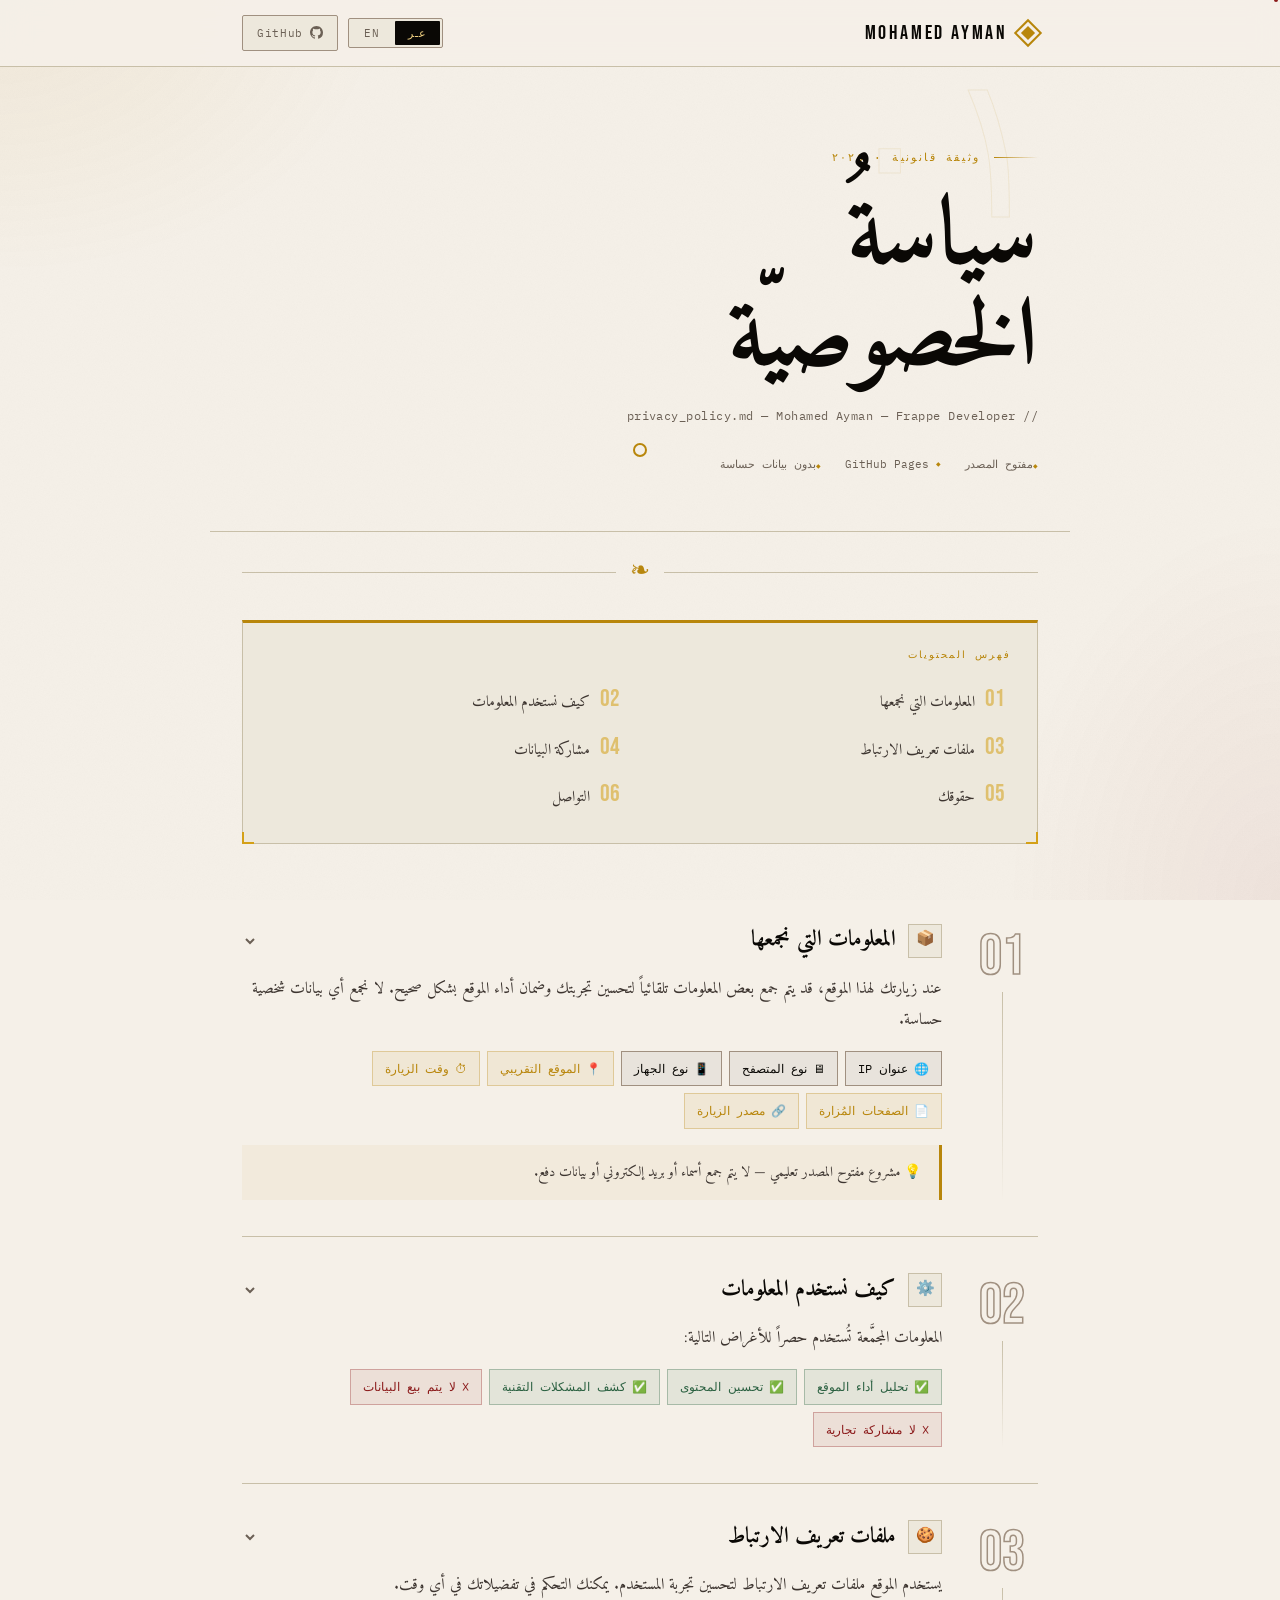
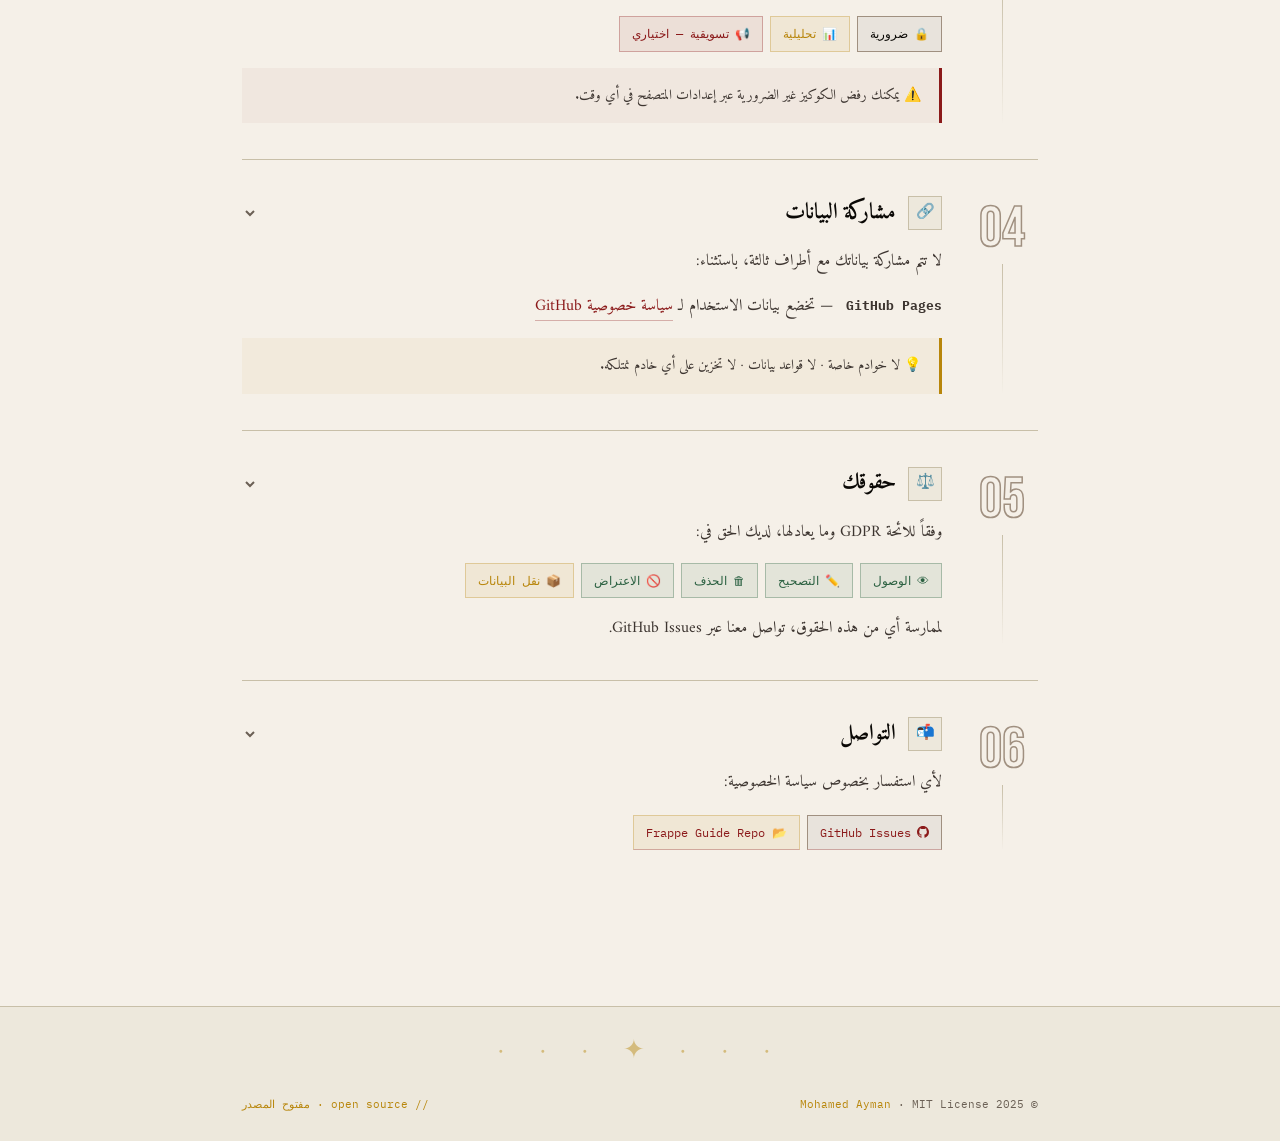
<file: policy/policy.html>
<!DOCTYPE html>
<html lang="ar" dir="rtl">
<head>
  <meta charset="UTF-8" />
  <meta name="viewport" content="width=device-width, initial-scale=1.0" />
  <title>سياسة الخصوصية — Mohamed Ayman</title>
  <meta name="description" content="سياسة الخصوصية — Mohamed Ayman" />
  <meta name="keywords" content="سياسة الخصوصية, Mohamed Ayman" />
  <meta name="author" content="Mohamed Ayman" />
  <meta name="robots" content="index, follow" />
  <meta name="theme-color" content="#0a0805" />
  <meta name="twitter:card" content="summary_large_image" />
      <meta name="twitter:title" content="سياسة الخصوصية — Mohamed Ayman" />
  <meta name="twitter:description" content="سياسة الخصوصية — Mohamed Ayman" />
  <meta property="og:type" content="website" />
  <meta property="og:title" content="سياسة الخصوصية — Mohamed Ayman" />
  <meta property="og:description" content="سياسة الخصوصية — Mohamed Ayman" />
  <meta property="og:image" content="/og.jpg" />
  <link rel="icon" type="image/x-icon" href="Till bunny icon.ico" />
  <link rel="preconnect" href="https://fonts.googleapis.com" />
  <link href="https://fonts.googleapis.com/css2?family=Amiri:ital,wght@0,400;0,700;1,400&family=Bebas+Neue&family=IBM+Plex+Mono:wght@400;500;600&family=Playfair+Display:ital,wght@0,700;1,900&display=swap" rel="stylesheet" />
  <style>
    :root {
      --ink:        #0a0805;
      --paper:      #f5f0e8;
      --paper2:     #ede8dc;
      --paper3:     #e2ddd0;
      --gold:       #b8860b;
      --gold-light: #d4a017;
      --gold-pale:  #f0d080;
      --crimson:    #8b1a1a;
      --muted:      #6b6055;
      --border:     #c8bfa8;
      --border-dark:#a09080;
      --text:       #1a1510;
      --text2:      #3d3530;
    }

    *, *::before, *::after { box-sizing: border-box; margin: 0; padding: 0; }
    html { scroll-behavior: smooth; }

    /* ── Custom cursor ── */
    * { cursor: none !important; }
    #cur {
      position: fixed; z-index: 9999; pointer-events: none;
      width: 14px; height: 14px;
      border: 2px solid var(--gold);
      border-radius: 50%;
      transform: translate(-50%,-50%);
      transition: transform .15s, border-color .2s;
    }
    #cur.h { transform: translate(-50%,-50%) scale(2.2); border-color: var(--crimson); opacity: .5; }
    #cur-dot {
      position: fixed; z-index: 9999; pointer-events: none;
      width: 4px; height: 4px;
      background: var(--crimson);
      border-radius: 50%;
      transform: translate(-50%,-50%);
    }

    body {
      background: var(--paper);
      color: var(--text);
      font-family: 'Amiri', serif;
      font-size: 17px; line-height: 1.9;
      min-height: 100vh;
      overflow-x: hidden;
    }

    /* Paper noise */
    body::before {
      content: '';
      position: fixed; inset: 0; z-index: 0; pointer-events: none;
      background-image: url("data:image/svg+xml,%3Csvg xmlns='http://www.w3.org/2000/svg' width='200' height='200'%3E%3Cfilter id='f'%3E%3CfeTurbulence type='fractalNoise' baseFrequency='0.85' numOctaves='4' stitchTiles='stitch'/%3E%3CfeColorMatrix type='saturate' values='0'/%3E%3C/filter%3E%3Crect width='200' height='200' filter='url(%23f)' opacity='.035'/%3E%3C/svg%3E");
      opacity: 1;
    }

    /* Ambient glow */
    body::after {
      content: ''; position: fixed; inset: 0; z-index: 0; pointer-events: none;
      background:
        radial-gradient(ellipse 700px 500px at 0% 0%,   rgba(184,134,11,.07) 0%, transparent 55%),
        radial-gradient(ellipse 500px 700px at 100% 100%, rgba(139,26,26,.06) 0%, transparent 55%);
    }

    /* Progress */
    #prog {
      position: fixed; top: 0; left: 0; z-index: 200;
      height: 2px; width: 0%;
      background: linear-gradient(90deg, var(--crimson), var(--gold-light));
      transition: width .1s linear;
    }

    /* ════════ HEADER ════════ */
    header {
      position: sticky; top: 0; z-index: 100;
      background: rgba(245,240,232,.94);
      backdrop-filter: blur(14px);
      border-bottom: 1px solid var(--border);
      padding: 14px 0;
    }
    .h-in {
      max-width: 860px; margin: 0 auto; padding: 0 32px;
      display: flex; align-items: center; justify-content: space-between;
    }
    .logo {
      font-family: 'Bebas Neue', sans-serif;
      font-size: 20px; letter-spacing: .14em;
      color: var(--ink); text-decoration: none;
      display: flex; align-items: center; gap: 10px;
    }
    .logo-gem {
      width: 20px; height: 20px;
      border: 2px solid var(--gold);
      transform: rotate(45deg);
      position: relative; flex-shrink: 0;
    }
    .logo-gem::after {
      content: ''; position: absolute; inset: 3px;
      background: var(--gold);
    }
    .h-r { display: flex; align-items: center; gap: 10px; }

    .lt {
      display: flex; gap: 2px;
      border: 1px solid var(--border-dark);
      border-radius: 2px; padding: 2px;
      background: var(--paper2);
    }
    .lb {
      padding: 5px 13px; border-radius: 1px;
      font-family: 'IBM Plex Mono', monospace;
      font-size: 11px; letter-spacing: .1em;
      border: none; background: transparent;
      color: var(--muted); transition: all .2s;
    }
    .lb.active { background: var(--ink); color: var(--gold-pale); }

    .gh {
      display: flex; align-items: center; gap: 7px;
      padding: 7px 14px;
      border: 1px solid var(--border-dark);
      border-radius: 2px; background: var(--paper2);
      color: var(--muted); text-decoration: none;
      font-family: 'IBM Plex Mono', monospace;
      font-size: 11px; letter-spacing: .06em;
      transition: all .2s;
    }
    .gh:hover { background: var(--ink); color: var(--gold-pale); border-color: var(--ink); }

    /* ════════ HERO ════════ */
    .hero {
      position: relative; z-index: 1;
      max-width: 860px; margin: 0 auto;
      padding: 80px 32px 56px;
      border-bottom: 1px solid var(--border);
      overflow: hidden;
    }
    .hero-ghost {
      position: absolute; top: -10px;
      font-family: 'Bebas Neue', sans-serif;
      font-size: 200px; line-height: 1;
      color: transparent;
      -webkit-text-stroke: 1px rgba(184,134,11,.1);
      pointer-events: none; user-select: none;
      letter-spacing: -.01em;
    }
    [dir="rtl"] .hero-ghost { right: 24px; }
    [dir="ltr"] .hero-ghost { left: 24px; }

    .eyebrow {
      display: flex; align-items: center; gap: 14px;
      margin-bottom: 22px;
    }
    .e-line {
      height: 1px; width: 44px;
      background: linear-gradient(90deg, var(--gold), transparent);
    }
    [dir="ltr"] .e-line { background: linear-gradient(270deg, var(--gold), transparent); }
    .e-label {
      font-family: 'IBM Plex Mono', monospace;
      font-size: 11px; letter-spacing: .2em;
      color: var(--gold); text-transform: uppercase;
    }

    .title-ar {
      font-family: 'Amiri', serif; font-weight: 700;
      font-size: clamp(52px, 8vw, 96px);
      line-height: 1.05; color: var(--ink);
      position: relative;
    }
    .title-ar:hover { animation: glitch .4s steps(2) 1; }
    @keyframes glitch {
      0%   { text-shadow: -3px 0 var(--crimson), 3px 0 var(--gold); }
      30%  { text-shadow: 3px 0 var(--crimson), -3px 0 var(--gold); clip-path: inset(20% 0 50% 0); }
      60%  { text-shadow: -2px 0 var(--gold), 2px 0 var(--crimson); clip-path: inset(60% 0 15% 0); }
      100% { text-shadow: none; clip-path: none; }
    }

    .title-en {
      font-family: 'Playfair Display', serif; font-weight: 700;
      font-size: clamp(44px, 7vw, 82px);
      line-height: 1.05; color: var(--ink);
    }
    .title-en em { font-style: italic; color: var(--crimson); }

    .hero-sub {
      font-family: 'IBM Plex Mono', monospace;
      font-size: 12px; color: var(--muted);
      letter-spacing: .04em; margin: 14px 0 26px;
    }
    .hero-meta {
      display: flex; gap: 24px; flex-wrap: wrap;
      font-family: 'IBM Plex Mono', monospace;
      font-size: 11px; color: var(--muted);
    }
    .hm { display: flex; align-items: center; gap: 7px; }
    .hm::before { content: '◆'; font-size: 6px; color: var(--gold); }

    /* ════════ DIVIDER ════════ */
    .div-orn {
      display: flex; align-items: center; gap: 14px;
      max-width: 860px; margin: 0 auto; padding: 0 32px;
    }
    .div-l { flex: 1; height: 1px; background: var(--border); }
    .div-c { font-family: 'Amiri', serif; font-size: 24px; color: var(--gold); line-height: 1; }

    /* ════════ TOC ════════ */
    .toc-wrap {
      position: relative; z-index: 1;
      max-width: 860px; margin: 0 auto;
      padding: 36px 32px 0;
    }
    .toc-box {
      border: 1px solid var(--border);
      border-top: 3px solid var(--gold);
      background: var(--paper2);
      padding: 22px 26px;
      position: relative;
    }
    .toc-box::before, .toc-box::after {
      content: '';
      position: absolute; width: 12px; height: 12px;
      border-color: var(--gold-light); border-style: solid;
    }
    .toc-box::before { bottom: -1px; left: -1px;  border-width: 0 0 2px 2px; }
    .toc-box::after  { bottom: -1px; right: -1px; border-width: 0 2px 2px 0; }

    .toc-h {
      font-family: 'IBM Plex Mono', monospace;
      font-size: 10px; letter-spacing: .2em;
      text-transform: uppercase; color: var(--gold);
      margin-bottom: 16px;
      display: flex; align-items: center; gap: 10px;
    }
    .toc-h::after { content: ''; flex: 1; height: 1px; background: var(--border); }

    .toc-g {
      display: grid; grid-template-columns: 1fr 1fr;
      gap: 2px 28px; list-style: none;
    }
    @media(max-width:540px){ .toc-g { grid-template-columns: 1fr; } }
    .toc-g a {
      display: flex; align-items: baseline; gap: 10px;
      padding: 7px 6px;
      text-decoration: none; color: var(--text2);
      font-size: 15px; transition: all .2s;
      border-bottom: 1px dotted transparent;
    }
    .toc-g a:hover {
      color: var(--crimson);
      border-bottom-color: var(--border);
      padding-inline-start: 14px;
    }
    .toc-n {
      font-family: 'Bebas Neue', sans-serif;
      font-size: 24px; line-height: 1;
      color: var(--gold-light); opacity: .55;
      transition: opacity .2s; flex-shrink: 0;
    }
    .toc-g a:hover .toc-n { opacity: 1; }

    /* ════════ SECTIONS ════════ */
    .content {
      position: relative; z-index: 1;
      max-width: 860px; margin: 0 auto;
      padding: 44px 32px 120px;
      display: flex; flex-direction: column; gap: 0;
    }

    .sec {
      display: grid;
      grid-template-columns: 72px 1fr;
      gap: 0 24px;
      padding: 36px 0;
      border-bottom: 1px solid var(--border);
      opacity: 0; transform: translateY(26px);
      transition: opacity .55s ease, transform .55s ease;
    }
    .sec.vis { opacity: 1; transform: none; }
    .sec:last-child { border-bottom: none; }

    @media(max-width:540px) {
      .sec { grid-template-columns: 1fr; }
      .sec-nc { display: none; }
    }

    .sec-nc {
      display: flex; flex-direction: column; align-items: center;
      padding-top: 4px;
    }
    .sec-big {
      font-family: 'Bebas Neue', sans-serif;
      font-size: 58px; line-height: 1;
      color: transparent;
      -webkit-text-stroke: 1.5px var(--border-dark);
      user-select: none;
      transition: -webkit-text-stroke-color .3s;
    }
    .sec:hover .sec-big { -webkit-text-stroke-color: var(--gold-light); }
    .sec-vl {
      flex: 1; width: 1px; margin-top: 6px;
      background: linear-gradient(to bottom, var(--border), transparent);
    }

    .sec-hdr {
      display: flex; align-items: center; gap: 12px;
      margin-bottom: 16px;
    }
    .sec-ico {
      width: 34px; height: 34px;
      border: 1px solid var(--border);
      background: var(--paper2);
      display: flex; align-items: center; justify-content: center;
      font-size: 15px; flex-shrink: 0;
      transition: background .2s, border-color .2s;
    }
    .sec:hover .sec-ico { background: var(--ink); border-color: var(--ink); }

    .sec-t-ar {
      font-family: 'Amiri', serif; font-weight: 700;
      font-size: 22px; color: var(--ink); line-height: 1.2;
    }
    .sec-t-en {
      font-family: 'Playfair Display', serif; font-weight: 700;
      font-size: 20px; color: var(--ink); line-height: 1.2;
    }
    .chev {
      margin-inline-start: auto;
      color: var(--muted); flex-shrink: 0;
      transition: transform .3s, color .2s;
    }
    .sec.col .chev { transform: rotate(-90deg); }
    .sec-hdr:hover .chev { color: var(--gold); }

    .sec-bd {
      font-size: 16px; color: var(--text2); line-height: 1.95;
      overflow: hidden; max-height: 1200px; opacity: 1;
      transition: max-height .4s ease, opacity .35s;
    }
    .sec.col .sec-bd { max-height: 0; opacity: 0; }
    .sec-bd p + p { margin-top: 13px; }
    .sec-bd a {
      color: var(--crimson); text-decoration: none;
      border-bottom: 1px solid rgba(139,26,26,.3);
      transition: border-color .2s;
    }
    .sec-bd a:hover { border-bottom-color: var(--crimson); }

    /* Tags */
    .tags { display: flex; flex-wrap: wrap; gap: 7px; margin-top: 15px; }
    .tag {
      display: inline-flex; align-items: center; gap: 6px;
      padding: 5px 12px; font-family: 'IBM Plex Mono', monospace;
      font-size: 12px; border: 1px solid;
      transition: transform .15s, box-shadow .15s;
    }
    .tag:hover { transform: translateY(-2px); box-shadow: 0 4px 10px rgba(10,8,5,.12); }
    .t-a { background: rgba(184,134,11,.08);  color: var(--gold);    border-color: rgba(184,134,11,.3); }
    .t-g { background: rgba(30,90,50,.08);    color: #2a6040;        border-color: rgba(30,90,50,.3); }
    .t-r { background: rgba(139,26,26,.08);   color: var(--crimson); border-color: rgba(139,26,26,.3); }
    .t-k { background: rgba(10,8,5,.05);      color: var(--ink);     border-color: var(--border-dark); }

    /* Callouts */
    .cl {
      margin-top: 16px; padding: 14px 18px; font-size: 14px;
      border-inline-start: 3px solid var(--gold);
      background: rgba(184,134,11,.05); color: var(--text2);
    }
    .cl-w { border-inline-start-color: var(--crimson); background: rgba(139,26,26,.04); }

    /* ════════ SCROLL TOP ════════ */
    #st {
      position: fixed; bottom: 32px; inset-inline-end: 32px;
      z-index: 50; width: 44px; height: 44px;
      border: 1px solid var(--border-dark);
      background: var(--paper2); color: var(--muted);
      display: flex; align-items: center; justify-content: center;
      opacity: 0; pointer-events: none;
      transition: all .3s; box-shadow: 0 4px 18px rgba(10,8,5,.14);
    }
    #st.on { opacity: 1; pointer-events: auto; }
    #st:hover { background: var(--ink); color: var(--gold-pale); border-color: var(--ink); }

    /* ════════ FOOTER ════════ */
    footer {
      position: relative; z-index: 1;
      border-top: 1px solid var(--border);
      background: var(--paper2);
    }
    .f-orn {
      text-align: center; padding: 20px 0 0;
      font-family: 'Amiri', serif; font-size: 26px;
      color: var(--gold); opacity: .45; letter-spacing: .5em;
    }
    .f-in {
      max-width: 860px; margin: 0 auto;
      padding: 18px 32px 26px;
      display: flex; align-items: center; justify-content: space-between;
      flex-wrap: wrap; gap: 10px;
    }
    .ft { font-family: 'IBM Plex Mono', monospace; font-size: 11px; color: var(--muted); }
    .ft a { color: var(--gold); text-decoration: none; }

    /* ════════ LANG CLASSES ════════ */
    .la, .le { display: none; }

    /* ════════ RESPONSIVE ════════ */
    @media(max-width:600px){
      .hero { padding: 44px 20px 36px; }
      .hero-ghost { font-size: 110px; }
      .toc-wrap, .content { padding-inline: 20px; }
      #st { bottom: 18px; inset-inline-end: 14px; }
    }
  </style>
</head>
<body>

<div id="cur"></div>
<div id="cur-dot"></div>
<div id="prog"></div>

<!-- HEADER -->
<header>
  <div class="h-in">
    <a href="/" class="logo">
      <div class="logo-gem"></div>
      MOHAMED AYMAN
    </a>
    <div class="h-r">
      <div class="lt">
        <button class="lb" data-lang="ar" onclick="setLang('ar')">عـر</button>
        <button class="lb" data-lang="en" onclick="setLang('en')">EN</button>
      </div>
      <a href="https://github.com/MikeeeDeV/Frappe-Web-Development-Guide" target="_blank" class="gh">
        <svg width="13" height="13" viewBox="0 0 16 16" fill="currentColor"><path d="M8 0C3.58 0 0 3.58 0 8c0 3.54 2.29 6.53 5.47 7.59.4.07.55-.17.55-.38 0-.19-.01-.82-.01-1.49-2.01.37-2.53-.49-2.69-.94-.09-.23-.48-.94-.82-1.13-.28-.15-.68-.52-.01-.53.63-.01 1.08.58 1.23.82.72 1.21 1.87.87 2.33.66.07-.52.28-.87.51-1.07-1.78-.2-3.64-.89-3.64-3.95 0-.87.31-1.59.82-2.15-.08-.2-.36-1.02.08-2.12 0 0 .67-.21 2.2.82.64-.18 1.32-.27 2-.27.68 0 1.36.09 2 .27 1.53-1.04 2.2-.82 2.2-.82.44 1.1.16 1.92.08 2.12.51.56.82 1.27.82 2.15 0 3.07-1.87 3.75-3.65 3.95.29.25.54.73.54 1.48 0 1.07-.01 1.93-.01 2.2 0 .21.15.46.55.38A8.013 8.013 0 0016 8c0-4.42-3.58-8-8-8z"/></svg>
        GitHub
      </a>
    </div>
  </div>
</header>

<!-- HERO -->
<div class="hero">
  <div class="hero-ghost la">٠١</div>
  <div class="hero-ghost le">PP</div>

  <div class="eyebrow">
    <div class="e-line"></div>
    <span class="e-label la">وثيقة قانونية · ٢٠٢٥</span>
    <span class="e-label le">Legal Document · 2025</span>
  </div>

  <h1 class="title-ar la">سياسةُ<br>الخصوصيّة</h1>
  <h1 class="title-en le">Privacy<br><em>Policy</em></h1>

  <p class="hero-sub">// privacy_policy.md — Mohamed Ayman — Frappe Developer</p>

  <div class="hero-meta">
    <span class="hm la">مفتوح المصدر</span>
    <span class="hm le">Open Source</span>
    <span class="hm">GitHub Pages</span>
    <span class="hm la">بدون بيانات حساسة</span>
    <span class="hm le">No Sensitive Data</span>
  </div>
</div>

<!-- ORNAMENT -->
<div class="div-orn" style="padding-top:28px">
  <div class="div-l"></div>
  <div class="div-c">❧</div>
  <div class="div-l"></div>
</div>

<!-- TOC -->
<div class="toc-wrap">
  <div class="toc-box">
    <div class="toc-h la">فهرس المحتويات</div>
    <div class="toc-h le">Table of Contents</div>
    <ul class="toc-g">
      <li><a href="#s1"><span class="toc-n">01</span><span class="la">المعلومات التي نجمعها</span><span class="le">Information We Collect</span></a></li>
      <li><a href="#s2"><span class="toc-n">02</span><span class="la">كيف نستخدم المعلومات</span><span class="le">How We Use Information</span></a></li>
      <li><a href="#s3"><span class="toc-n">03</span><span class="la">ملفات تعريف الارتباط</span><span class="le">Cookies</span></a></li>
      <li><a href="#s4"><span class="toc-n">04</span><span class="la">مشاركة البيانات</span><span class="le">Data Sharing</span></a></li>
      <li><a href="#s5"><span class="toc-n">05</span><span class="la">حقوقك</span><span class="le">Your Rights</span></a></li>
      <li><a href="#s6"><span class="toc-n">06</span><span class="la">التواصل</span><span class="le">Contact</span></a></li>
    </ul>
  </div>
</div>

<!-- CONTENT -->
<main class="content">

  <!-- 01 -->
  <div class="sec" id="s1">
    <div class="sec-nc"><div class="sec-big">01</div><div class="sec-vl"></div></div>
    <div>
      <div class="sec-hdr" onclick="tog(this)">
        <div class="sec-ico">📦</div>
        <h2 class="sec-t-ar la">المعلومات التي نجمعها</h2>
        <h2 class="sec-t-en le">Information We Collect</h2>
        <svg class="chev" width="16" height="16" viewBox="0 0 16 16" fill="none" stroke="currentColor" stroke-width="2"><polyline points="4 6 8 10 12 6"/></svg>
      </div>
      <div class="sec-bd">
        <p class="la">عند زيارتك لهذا الموقع، قد يتم جمع بعض المعلومات تلقائياً لتحسين تجربتك وضمان أداء الموقع بشكل صحيح. لا نجمع أي بيانات شخصية حساسة.</p>
        <p class="le">When you visit this website, some information may be collected automatically to improve your experience. No sensitive personal data is collected.</p>
        <div class="tags">
          <span class="tag t-k">🌐 <span class="la">عنوان IP</span><span class="le">IP Address</span></span>
          <span class="tag t-k">🖥 <span class="la">نوع المتصفح</span><span class="le">Browser Type</span></span>
          <span class="tag t-k">📱 <span class="la">نوع الجهاز</span><span class="le">Device Type</span></span>
          <span class="tag t-a">📍 <span class="la">الموقع التقريبي</span><span class="le">Approx. Location</span></span>
          <span class="tag t-a">⏱ <span class="la">وقت الزيارة</span><span class="le">Visit Time</span></span>
          <span class="tag t-a">📄 <span class="la">الصفحات المُزارة</span><span class="le">Pages Visited</span></span>
          <span class="tag t-a">🔗 <span class="la">مصدر الزيارة</span><span class="le">Referrer</span></span>
        </div>
        <div class="cl">💡 <span class="la">مشروع مفتوح المصدر تعليمي — لا يتم جمع أسماء أو بريد إلكتروني أو بيانات دفع.</span><span class="le">Open-source educational project — no names, emails, or payment data collected.</span></div>
      </div>
    </div>
  </div>

  <!-- 02 -->
  <div class="sec" id="s2">
    <div class="sec-nc"><div class="sec-big">02</div><div class="sec-vl"></div></div>
    <div>
      <div class="sec-hdr" onclick="tog(this)">
        <div class="sec-ico">⚙️</div>
        <h2 class="sec-t-ar la">كيف نستخدم المعلومات</h2>
        <h2 class="sec-t-en le">How We Use Information</h2>
        <svg class="chev" width="16" height="16" viewBox="0 0 16 16" fill="none" stroke="currentColor" stroke-width="2"><polyline points="4 6 8 10 12 6"/></svg>
      </div>
      <div class="sec-bd">
        <p class="la">المعلومات المجمَّعة تُستخدم حصراً للأغراض التالية:</p>
        <p class="le">Collected information is used exclusively for the following purposes:</p>
        <div class="tags">
          <span class="tag t-g">✅ <span class="la">تحليل أداء الموقع</span><span class="le">Site performance</span></span>
          <span class="tag t-g">✅ <span class="la">تحسين المحتوى</span><span class="le">Content improvement</span></span>
          <span class="tag t-g">✅ <span class="la">كشف المشكلات التقنية</span><span class="le">Bug detection</span></span>
          <span class="tag t-r">❌ <span class="la">لا يتم بيع البيانات</span><span class="le">Data never sold</span></span>
          <span class="tag t-r">❌ <span class="la">لا مشاركة تجارية</span><span class="le">No commercial sharing</span></span>
        </div>
      </div>
    </div>
  </div>

  <!-- 03 -->
  <div class="sec" id="s3">
    <div class="sec-nc"><div class="sec-big">03</div><div class="sec-vl"></div></div>
    <div>
      <div class="sec-hdr" onclick="tog(this)">
        <div class="sec-ico">🍪</div>
        <h2 class="sec-t-ar la">ملفات تعريف الارتباط</h2>
        <h2 class="sec-t-en le">Cookies</h2>
        <svg class="chev" width="16" height="16" viewBox="0 0 16 16" fill="none" stroke="currentColor" stroke-width="2"><polyline points="4 6 8 10 12 6"/></svg>
      </div>
      <div class="sec-bd">
        <p class="la">يستخدم الموقع ملفات تعريف الارتباط لتحسين تجربة المستخدم. يمكنك التحكم في تفضيلاتك في أي وقت.</p>
        <p class="le">This website uses cookies to enhance the user experience. You can control your preferences at any time.</p>
        <div class="tags">
          <span class="tag t-k">🔒 <span class="la">ضرورية</span><span class="le">Necessary</span></span>
          <span class="tag t-a">📊 <span class="la">تحليلية</span><span class="le">Analytics</span></span>
          <span class="tag t-r">📢 <span class="la">تسويقية — اختياري</span><span class="le">Marketing — optional</span></span>
        </div>
        <div class="cl cl-w">⚠️ <span class="la">يمكنك رفض الكوكيز غير الضرورية عبر إعدادات المتصفح في أي وقت.</span><span class="le">You can reject non-essential cookies at any time via your browser settings.</span></div>
      </div>
    </div>
  </div>

  <!-- 04 -->
  <div class="sec" id="s4">
    <div class="sec-nc"><div class="sec-big">04</div><div class="sec-vl"></div></div>
    <div>
      <div class="sec-hdr" onclick="tog(this)">
        <div class="sec-ico">🔗</div>
        <h2 class="sec-t-ar la">مشاركة البيانات</h2>
        <h2 class="sec-t-en le">Data Sharing</h2>
        <svg class="chev" width="16" height="16" viewBox="0 0 16 16" fill="none" stroke="currentColor" stroke-width="2"><polyline points="4 6 8 10 12 6"/></svg>
      </div>
      <div class="sec-bd">
        <p class="la">لا تتم مشاركة بياناتك مع أطراف ثالثة، باستثناء:</p>
        <p class="le">Your data is not shared with third parties, except:</p>
        <p style="margin-top:14px">
          <strong style="font-family:'IBM Plex Mono',monospace;font-size:13px">GitHub Pages</strong>
          <span style="margin-inline-start:8px"><span class="la">— تخضع بيانات الاستخدام لـ </span><span class="le">— usage data is subject to </span><a href="https://docs.github.com/en/site-policy/privacy-policies/github-privacy-statement" target="_blank"><span class="la">سياسة خصوصية GitHub</span><span class="le">GitHub's Privacy Statement</span></a></span>
        </p>
        <div class="cl">💡 <span class="la">لا خوادم خاصة · لا قواعد بيانات · لا تخزين على أي خادم نمتلكه.</span><span class="le">No private servers · No databases · No storage on any server we own.</span></div>
      </div>
    </div>
  </div>

  <!-- 05 -->
  <div class="sec" id="s5">
    <div class="sec-nc"><div class="sec-big">05</div><div class="sec-vl"></div></div>
    <div>
      <div class="sec-hdr" onclick="tog(this)">
        <div class="sec-ico">⚖️</div>
        <h2 class="sec-t-ar la">حقوقك</h2>
        <h2 class="sec-t-en le">Your Rights</h2>
        <svg class="chev" width="16" height="16" viewBox="0 0 16 16" fill="none" stroke="currentColor" stroke-width="2"><polyline points="4 6 8 10 12 6"/></svg>
      </div>
      <div class="sec-bd">
        <p class="la">وفقاً للائحة GDPR وما يعادلها، لديك الحق في:</p>
        <p class="le">Under GDPR and equivalent regulations, you have the right to:</p>
        <div class="tags">
          <span class="tag t-g">👁 <span class="la">الوصول</span><span class="le">Access</span></span>
          <span class="tag t-g">✏️ <span class="la">التصحيح</span><span class="le">Rectification</span></span>
          <span class="tag t-g">🗑 <span class="la">الحذف</span><span class="le">Erasure</span></span>
          <span class="tag t-g">🚫 <span class="la">الاعتراض</span><span class="le">Objection</span></span>
          <span class="tag t-a">📦 <span class="la">نقل البيانات</span><span class="le">Portability</span></span>
        </div>
        <p style="margin-top:15px"><span class="la">لممارسة أي من هذه الحقوق، تواصل معنا عبر GitHub Issues.</span><span class="le">To exercise any of these rights, contact us via GitHub Issues.</span></p>
      </div>
    </div>
  </div>

  <!-- 06 -->
  <div class="sec" id="s6">
    <div class="sec-nc"><div class="sec-big">06</div><div class="sec-vl"></div></div>
    <div>
      <div class="sec-hdr" onclick="tog(this)">
        <div class="sec-ico">📬</div>
        <h2 class="sec-t-ar la">التواصل</h2>
        <h2 class="sec-t-en le">Contact</h2>
        <svg class="chev" width="16" height="16" viewBox="0 0 16 16" fill="none" stroke="currentColor" stroke-width="2"><polyline points="4 6 8 10 12 6"/></svg>
      </div>
      <div class="sec-bd">
        <p class="la">لأي استفسار بخصوص سياسة الخصوصية:</p>
        <p class="le">For any questions about this privacy policy:</p>
        <div class="tags" style="margin-top:16px">
          <a href="https://github.com/MikeeeDeV/Frappe-Web-Development-Guide/issues" target="_blank" class="tag t-k" style="text-decoration:none">
            <svg width="12" height="12" viewBox="0 0 16 16" fill="currentColor"><path d="M8 0C3.58 0 0 3.58 0 8c0 3.54 2.29 6.53 5.47 7.59.4.07.55-.17.55-.38 0-.19-.01-.82-.01-1.49-2.01.37-2.53-.49-2.69-.94-.09-.23-.48-.94-.82-1.13-.28-.15-.68-.52-.01-.53.63-.01 1.08.58 1.23.82.72 1.21 1.87.87 2.33.66.07-.52.28-.87.51-1.07-1.78-.2-3.64-.89-3.64-3.95 0-.87.31-1.59.82-2.15-.08-.2-.36-1.02.08-2.12 0 0 .67-.21 2.2.82.64-.18 1.32-.27 2-.27.68 0 1.36.09 2 .27 1.53-1.04 2.2-.82 2.2-.82.44 1.1.16 1.92.08 2.12.51.56.82 1.27.82 2.15 0 3.07-1.87 3.75-3.65 3.95.29.25.54.73.54 1.48 0 1.07-.01 1.93-.01 2.2 0 .21.15.46.55.38A8.013 8.013 0 0016 8c0-4.42-3.58-8-8-8z"/></svg>
            GitHub Issues
          </a>
          <a href="https://github.com/MikeeeDeV/Frappe-Web-Development-Guide" target="_blank" class="tag t-a" style="text-decoration:none">📂 Frappe Guide Repo</a>
        </div>
      </div>
    </div>
  </div>

</main>

<button id="st" onclick="window.scrollTo({top:0,behavior:'smooth'})" aria-label="Back to top">
  <svg width="16" height="16" viewBox="0 0 16 16" fill="none" stroke="currentColor" stroke-width="2"><polyline points="4 10 8 6 12 10"/></svg>
</button>

<footer>
  <div class="f-orn">· · · ✦ · · ·</div>
  <div class="f-in">
    <span class="ft">© 2025 <a href="https://github.com/MikeeeDeV">Mohamed Ayman</a> · MIT License</span>
    <span class="ft" style="color:var(--gold)">// open source · مفتوح المصدر</span>
  </div>
</footer>

<script>
  /* CURSOR */
  const cur = document.getElementById('cur');
  const dot = document.getElementById('cur-dot');
  let curX = window.innerWidth / 2, curY = window.innerHeight / 2;
  let mouseX = curX, mouseY = curY;

  document.addEventListener('mousemove', e => {
    mouseX = e.clientX;
    mouseY = e.clientY;
    dot.style.left = mouseX + 'px';
    dot.style.top = mouseY + 'px';
  });

  function animateCursor() {
    curX += (mouseX - curX) * 0.15;
    curY += (mouseY - curY) * 0.15;
    cur.style.left = curX + 'px';
    cur.style.top = curY + 'px';
    requestAnimationFrame(animateCursor);
  }
  animateCursor();
  document.querySelectorAll('a,button,.sec-hdr,.toc-g a').forEach(el => {
    el.addEventListener('mouseenter', () => cur.classList.add('h'));
    el.addEventListener('mouseleave', () => cur.classList.remove('h'));
  });

  /* LANGUAGE */
  let lang = localStorage.getItem('lp') || 'ar';
  const fadeEls = document.querySelectorAll('.hero, .toc-wrap, .content, footer');
  fadeEls.forEach(el => el.style.transition = 'opacity 0.3s ease-out');

  function getDisplay(el) {
    const t = el.tagName;
    if (t === 'SPAN' || t === 'P' || t === 'H1' || t === 'H2') return 'inline';
    return 'block';
  }

  function setLang(l, isInit = false) {
    if (!isInit && lang === l && document.documentElement.lang === l) return;
    
    fadeEls.forEach(el => el.style.opacity = '0');
    
    setTimeout(() => {
      lang = l;
      document.querySelectorAll('.la').forEach(el =>
        el.style.display = l === 'ar' ? getDisplay(el) : 'none'
      );
      document.querySelectorAll('.le').forEach(el =>
        el.style.display = l === 'en' ? getDisplay(el) : 'none'
      );
      document.querySelectorAll('.lb').forEach(b =>
        b.classList.toggle('active', b.dataset.lang === l)
      );
      document.documentElement.dir  = l === 'ar' ? 'rtl' : 'ltr';
      document.documentElement.lang = l;
      localStorage.setItem('lp', l);
      
      fadeEls.forEach(el => el.style.opacity = '1');
    }, isInit ? 0 : 300);
  }

  /* COLLAPSIBLE */
  function tog(hdr) { hdr.closest('.sec').classList.toggle('col'); }

  /* SCROLL */
  const prog = document.getElementById('prog');
  const st   = document.getElementById('st');
  const ghosts = document.querySelectorAll('.hero-ghost');
  window.addEventListener('scroll', () => {
    const sy = window.scrollY;
    ghosts.forEach(g => g.style.transform = `translateY(${sy * 0.35}px)`);
    
    const p = sy / (document.documentElement.scrollHeight - window.innerHeight) * 100;
    prog.style.width = p + '%';
    st.classList.toggle('on', sy > 400);
  }, { passive: true });

  /* REVEAL */
  const io = new IntersectionObserver(entries => {
    entries.forEach(e => { if (e.isIntersecting) { e.target.classList.add('vis'); io.unobserve(e.target); } });
  }, { threshold: 0.06 });
  document.querySelectorAll('.sec').forEach((el, i) => {
    el.style.transitionDelay = (i * 0.08) + 's';
    io.observe(el);
  });

  /* INIT */
  setLang(lang, true);
</script>
<script src="/using-statics/user-data-to-tm.js"></script>
</body>
</html>
</file>
